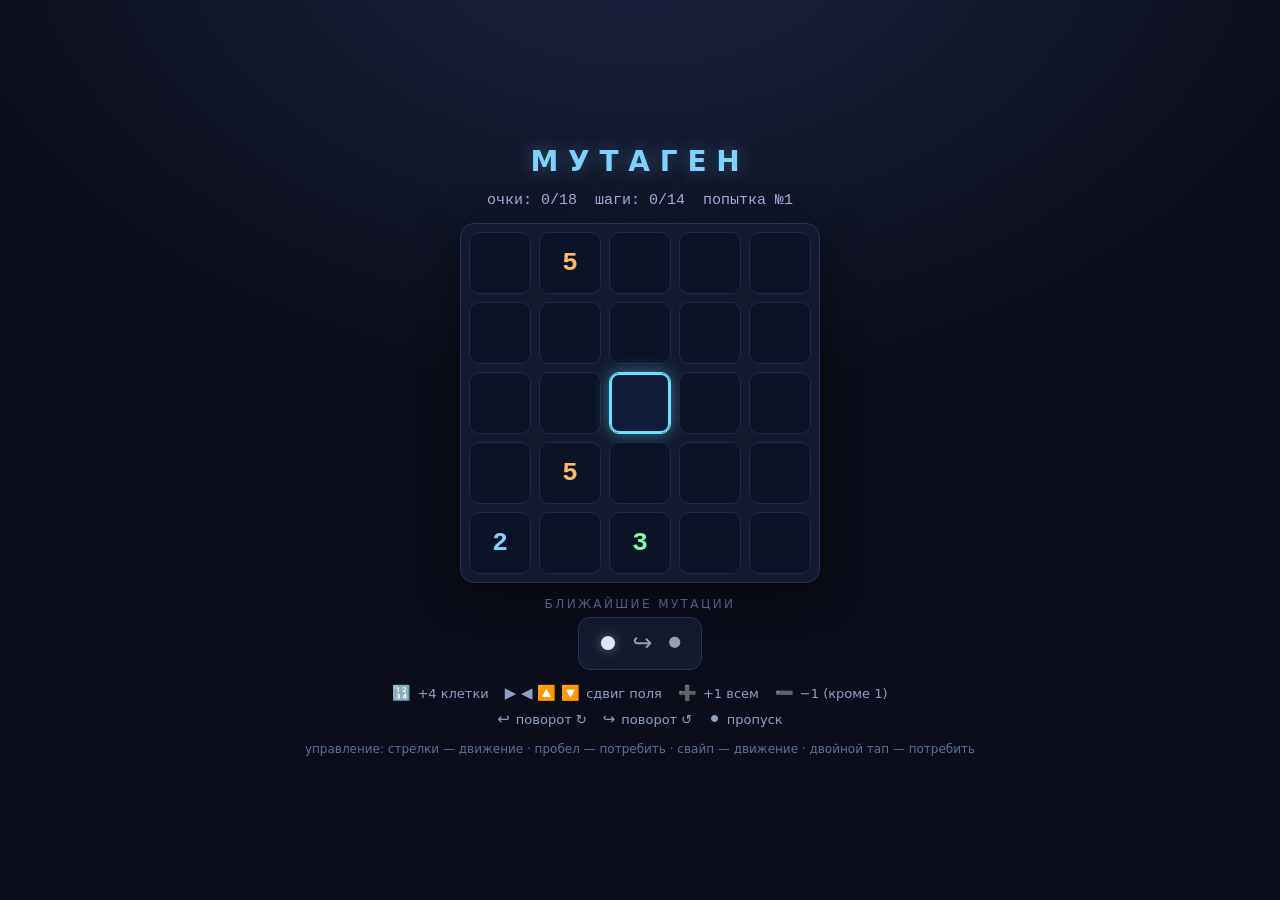
<file: mutation-game/index.html>
<!DOCTYPE html>
<html lang="ru">
<head>
  <meta charset="utf-8">
  <meta name="viewport" content="width=device-width, initial-scale=1">
  <title>Мутаген — игра на память мутаций</title>
  <link rel="icon" href="data:image/svg+xml,<svg xmlns='http://www.w3.org/2000/svg' viewBox='0 0 100 100'><text y='.9em' font-size='90'>🔢</text></svg>">
  <link rel="stylesheet" href="style.css">
</head>
<body>
  <main class="wrap">
    <h1 class="title">МУТАГЕН</h1>

    <div class="stats">
      <span id="score" class="stat">очки: 0/0</span>
      <span id="steps" class="stat">шаги: 0/0</span>
      <span id="attempt" class="stat">попытка №1</span>
    </div>

    <div id="board" class="board" aria-label="Игровое поле 5 на 5"></div>

    <div class="upcoming-wrap">
      <div class="upcoming-label">ближайшие мутации</div>
      <div id="upcoming" class="upcoming"></div>
    </div>

    <div class="legend">
      <span><i>🔢</i>+4 клетки</span>
      <span><i>▶ ◀ 🔼 🔽</i>сдвиг поля</span>
      <span><i>➕</i>+1 всем</span>
      <span><i>➖</i>−1 (кроме 1)</span>
      <span><i>↩</i>поворот ↻</span>
      <span><i>↪</i>поворот ↺</span>
      <span><i>⚫</i>пропуск</span>
    </div>
    <div class="hint">управление: стрелки — движение · пробел — потребить · свайп — движение · двойной тап — потребить</div>

    <div id="overlay" class="overlay hidden">
      <div class="panel">
        <h2 id="ovTitle"></h2>
        <p id="ovText"></p>
        <button id="ovBtn" class="hidden">НОВАЯ ИГРА</button>
      </div>
    </div>
  </main>

  <script src="js/constants.js"></script>
  <script src="js/mutations.js"></script>
  <script src="js/sequence.js"></script>
  <script src="js/solver.js"></script>
  <script src="js/main.js"></script>
</body>
</html>
</file>
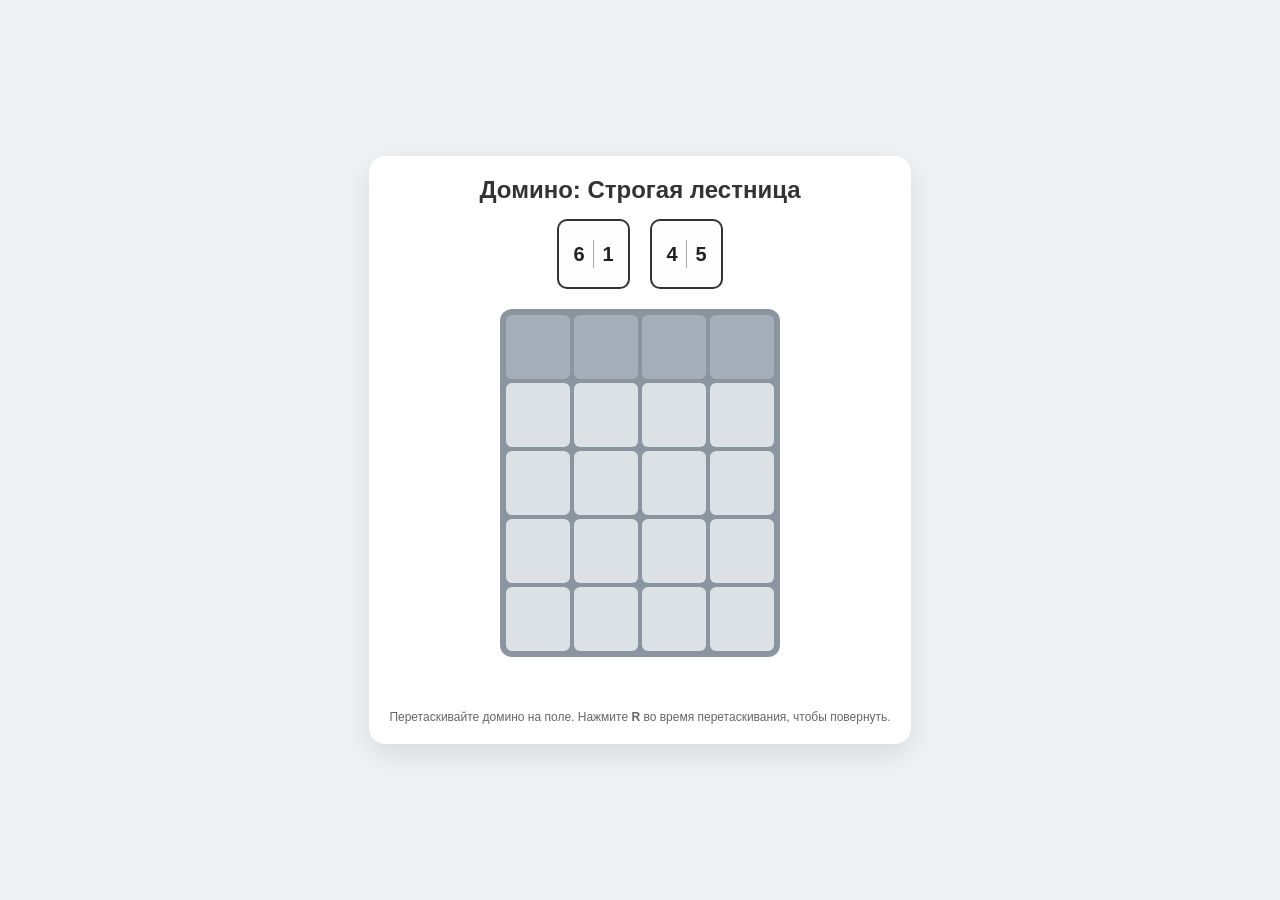
<file: domino-ladder-index.html>
<!DOCTYPE html>
<html lang="ru">
<head>
  <meta charset="UTF-8">
  <meta name="viewport" content="width=device-width, initial-scale=1.0">
  <title>Домино: Строгая лестница</title>
  <style>
    body {
      font-family: 'Segoe UI', Tahoma, Geneva, Verdana, sans-serif;
      display: flex; justify-content: center; align-items: center;
      min-height: 100vh; margin: 0; background: #eef2f5; user-select: none;
    }
    #game-container {
      background: #fff; padding: 20px; border-radius: 16px;
      box-shadow: 0 10px 30px rgba(0,0,0,0.1); text-align: center;
    }
    h2 { margin: 0 0 15px; color: #333; }
    #pool {
      display: flex; justify-content: center; gap: 20px; margin-bottom: 20px; min-height: 70px;
    }
    .domino {
      background: #fdfdfd; border: 2px solid #333; border-radius: 10px;
      padding: 6px; cursor: grab; display: inline-flex; align-items: center; justify-content: center;
      transition: transform 0.1s, box-shadow 0.1s;
    }
    .domino:hover { box-shadow: 0 4px 12px rgba(0,0,0,0.15); transform: scale(1.05); }
    .domino.h { flex-direction: row; }
    .domino.v { flex-direction: column; }
    .domino .half {
      width: 28px; height: 28px; display: flex; align-items: center; justify-content: center;
      font-size: 20px; font-weight: bold; color: #222;
    }
    .domino.h .half:first-child { border-right: 1px solid #aaa; }
    .domino.v .half:first-child { border-bottom: 1px solid #aaa; }
    
    #board {
      display: inline-grid; grid-template-columns: repeat(4, 64px); grid-template-rows: repeat(5, 64px);
      gap: 4px; background: #8a95a0; padding: 6px; border-radius: 12px; margin-bottom: 15px;
    }
    .cell {
      background: #dce1e6; border-radius: 6px; display: flex; align-items: center; justify-content: center;
      font-size: 26px; font-weight: bold; color: #1a1a1a; position: relative;
    }
    .cell.semi { background: #b8c2cc; opacity: 0.6; }
    .cell.filled { background: #fff; box-shadow: inset 0 0 8px rgba(0,0,0,0.08); }
    .cell.valid-target { background: #a3e4a3; }
    
    #ghost {
      position: fixed; pointer-events: none; z-index: 1000; opacity: 0.85;
      background: #fff; border: 2px dashed #444; border-radius: 10px; padding: 6px;
      display: none; align-items: center; justify-content: center;
    }
    
    #message {
      font-size: 18px; font-weight: bold; min-height: 28px; margin-bottom: 10px;
    }
    .win { color: #2e7d32; }
    .lose { color: #c62828; }
    
    #restart {
      padding: 10px 24px; font-size: 16px; background: #3f51b5; color: #fff;
      border: none; border-radius: 6px; cursor: pointer; display: none;
    }
    #restart:hover { background: #303f9f; }
    
    .hint { font-size: 12px; color: #666; margin-top: 8px; }

    /* Кросс-промо: алёрт после 3 побед */
    #promo-overlay {
      position: fixed; inset: 0; background: rgba(25, 32, 55, 0.6);
      display: none; align-items: center; justify-content: center; z-index: 2000;
    }
    #promo-overlay.show { display: flex; }
    #promo-modal {
      background: #fff; border-radius: 16px; padding: 26px 24px; max-width: 350px;
      width: calc(100% - 40px); text-align: center; box-shadow: 0 20px 50px rgba(0,0,0,0.35);
      animation: promoPop 0.25s ease;
    }
    @keyframes promoPop {
      from { transform: scale(0.85); opacity: 0; }
      to { transform: scale(1); opacity: 1; }
    }
    #promo-modal h3 { margin: 0 0 10px; color: #333; font-size: 21px; }
    #promo-modal p { margin: 0 0 18px; color: #555; font-size: 15px; line-height: 1.5; }
    .promo-btns { display: flex; gap: 10px; justify-content: center; flex-wrap: wrap; }
    #promo-play {
      padding: 10px 22px; font-size: 16px; background: #3f51b5; color: #fff;
      border: none; border-radius: 6px; cursor: pointer;
    }
    #promo-play:hover { background: #303f9f; }
    #promo-later {
      padding: 10px 22px; font-size: 16px; background: #eceff1; color: #455a64;
      border: none; border-radius: 6px; cursor: pointer;
    }
    #promo-later:hover { background: #cfd8dc; }
  </style>
</head>
<body>

<div id="game-container">
  <h2>Домино: Строгая лестница</h2>
  <div id="pool"></div>
  <div id="board"></div>
  <div id="message"></div>
  <button id="restart">Новая игра</button>
  <div class="hint">Перетаскивайте домино на поле. Нажмите <b>R</b> во время перетаскивания, чтобы повернуть.</div>
</div>

<div id="ghost"></div>

<!-- Кросс-промо: алёрт после 3 побед с предложением сыграть в TRUBA -->
<div id="promo-overlay">
  <div id="promo-modal">
    <h3>🚰 Заряжены на победу!</h3>
    <p>Вы уже победили <b>3 раза</b> — отличный результат! Самое время попробовать нашу другую игру — <b>TRUBA</b> 🚰</p>
    <div class="promo-btns">
      <button id="promo-play">Играть в TRUBA</button>
      <button id="promo-later">Позже</button>
    </div>
  </div>
</div>

<script>
  const grid = Array.from({ length: 5 }, () => Array(4).fill(0));
  let pool = [];
  let gameOver = false;
  let drag = { active: false, idx: -1, v1: 0, v2: 0, orient: 0, ghostEl: null, hoverR: -1, hoverC: -1 };

  const boardEl = document.getElementById('board');
  const poolEl = document.getElementById('pool');
  const msgEl = document.getElementById('message');
  const restartBtn = document.getElementById('restart');
  const ghostEl = document.getElementById('ghost');

  function rand() { return Math.floor(Math.random() * 6) + 1; }
  function genDomino() { let a, b; do { a = rand(); b = rand(); } while (a === b); return { v1: a, v2: b }; }
  function genDominoConstrained(otherDomino) {
    if (!otherDomino) return genDomino();
    const minY = Math.min(otherDomino.v1, otherDomino.v2);
    const maxY = Math.max(otherDomino.v1, otherDomino.v2);
    let a, b;
    do {
      a = rand(); b = rand();
    } while (a === b || (a <= minY && b <= minY) || (a >= maxY && b >= maxY));
    return { v1: a, v2: b };
  }

  function init() {
    gameOver = false;
    msgEl.textContent = '';
    msgEl.className = '';
    restartBtn.style.display = 'none';
    
    // Очистка сетки
    for (let r = 0; r < 5; r++) for (let c = 0; c < 4; c++) grid[r][c] = 0;
    
    const first = genDomino();
    const second = genDominoConstrained(first);
    pool = [first, second];
    renderBoard();
    renderPool();
  }

  function renderBoard() {
    boardEl.innerHTML = '';
    for (let r = 0; r < 5; r++) {
      for (let c = 0; c < 4; c++) {
        const cell = document.createElement('div');
        cell.className = 'cell';
        cell.dataset.r = r;
        cell.dataset.c = c;
        if (r === 0) cell.classList.add('semi');
        if (grid[r][c] > 0) {
          cell.textContent = grid[r][c];
          cell.classList.add('filled');
        }
        boardEl.appendChild(cell);
      }
    }
  }

  function renderPool() {
    poolEl.innerHTML = '';
    pool.forEach((d, i) => {
      if (!d) return;
      const el = document.createElement('div');
      el.className = `domino h`;
      el.dataset.idx = i;
      el.innerHTML = `<div class="half">${d.v1}</div><div class="half">${d.v2}</div>`;
      el.addEventListener('mousedown', (e) => startDrag(e, i, d));
      poolEl.appendChild(el);
    });
  }

  function startDrag(e, idx, d) {
    if (gameOver) return;
    e.preventDefault();
    drag.active = true;
    drag.idx = idx;
    drag.v1 = d.v1;
    drag.v2 = d.v2;
    drag.orient = 0;
    
    // Создаём призрак
    ghostEl.innerHTML = `<div class="half">${d.v1}</div><div class="half">${d.v2}</div>`;
    ghostEl.style.display = 'flex';
    ghostEl.className = 'domino h';
    moveGhost(e);
  }

  function moveGhost(e) {
    if (!drag.active) return;
    ghostEl.style.left = (e.clientX - 30) + 'px';
    ghostEl.style.top = (e.clientY - 30) + 'px';
    
    const rect = boardEl.getBoundingClientRect();
    const cellSize = 68; // 64 + 4 gap
    const col = Math.floor((e.clientX - rect.left) / cellSize);
    const row = Math.floor((e.clientY - rect.top) / cellSize);
    
    drag.hoverC = Math.max(0, Math.min(3, col));
    drag.hoverR = Math.max(0, Math.min(4, row));
    
    updateHighlight();
  }

  function updateHighlight() {
    document.querySelectorAll('.cell').forEach(c => c.classList.remove('valid-target'));
    if (!drag.active || drag.hoverR === -1) return;
    
    const fp = getFootprint(drag.v1, drag.v2, drag.orient, drag.hoverR, drag.hoverC);
    if (!fp) return;
    
    if (canPlace(fp, grid)) {
      fp.forEach(([r, c]) => {
        const cell = boardEl.querySelector(`.cell[data-r="${r}"][data-c="${c}"]`);
        if (cell) cell.classList.add('valid-target');
      });
    }
  }

  function getFootprint(v1, v2, orient, r, c) {
    // orient: 0=horizontal(v1,v2), 1=vertical(v1,v2), 2=horizontal(v2,v1), 3=vertical(v2,v1)
    const isH = (orient === 0 || orient === 2);
    const swapped = (orient === 2 || orient === 3);
    const a = swapped ? v2 : v1;
    const b = swapped ? v1 : v2;
    if (isH) {
      if (c + 1 >= 4) return null;
      return [[r, c, a], [r, c + 1, b]];
    } else {
      if (r + 1 >= 5) return null;
      return [[r, c, a], [r + 1, c, b]];
    }
  }

  function canPlace(footprint, currentGrid) {
    // 1. Клетки должны быть свободны
    for (const [r, c] of footprint) {
      if (currentGrid[r][c] !== 0) return false;
    }
    
    // 2. Гравитация (опора на пол или другую плитку)
    for (const [r, c] of footprint) {
      if (r < 4) {
        const supportedByGrid = currentGrid[r + 1][c] !== 0;
        const supportedBySelf = footprint.some(([rr, cc]) => rr === r + 1 && cc === c);
        if (!supportedByGrid && !supportedBySelf) return false;
      }
    }
    
    // 3. Правило строгого возрастания по столбцам
    const tempGrid = currentGrid.map(row => [...row]);
    for (const [r, c, v] of footprint) tempGrid[r][c] = v;
    
    for (let c = 0; c < 4; c++) {
      const vals = [];
      for (let r = 4; r >= 0; r--) {
        if (tempGrid[r][c] !== 0) vals.push(tempGrid[r][c]);
      }
      for (let i = 0; i < vals.length - 1; i++) {
        if (vals[i] > vals[i + 1]) return false; // по возрастанию (дубли разрешены)
      }
    }
    return true;
  }

  function placeDomino() {
    const fp = getFootprint(drag.v1, drag.v2, drag.orient, drag.hoverR, drag.hoverC);
    if (!fp || !canPlace(fp, grid)) return;
    
    // Ставим
    for (const [r, c, v] of fp) grid[r][c] = v;
    
    // Замена использованной плитки на новую (с ограничением относительно другой плитки в пуле)
    const otherDomino = pool.find((d, i) => i !== drag.idx && d);
    pool[drag.idx] = genDominoConstrained(otherDomino);
    
    renderBoard();
    renderPool();
    stopDrag();
    
    // Проверка победы
    if (checkWin()) {
      gameOver = true;
      msgEl.textContent = '🎉 Победа! Столб собран.';
      msgEl.className = 'win';
      restartBtn.style.display = 'inline-block';
      trackWinAndMaybePromo();
      return;
    }
    
    // Проверка проигрыша
    if (checkLose()) {
      gameOver = true;
      msgEl.textContent = '💔 Ходов больше нет. Проигрыш.';
      msgEl.className = 'lose';
      restartBtn.style.display = 'inline-block';
    }
  }

  function checkWin() {
    for (let c = 0; c < 4; c++) {
      let count = 0;
      for (let r = 0; r < 5; r++) if (grid[r][c] !== 0) count++;
      if (count >= 4) return true;
    }
    return false;
  }

  function checkLose() {
    for (const d of pool) {
      if (!d) continue;
      for (let r = 0; r < 5; r++) {
        for (let c = 0; c < 4; c++) {
          for (let orient = 0; orient < 4; orient++) {
            const fp = getFootprint(d.v1, d.v2, orient, r, c);
            if (fp && canPlace(fp, grid)) return false;
          }
        }
      }
    }
    return true;
  }

  function stopDrag() {
    drag.active = false;
    drag.ghostEl = null;
    ghostEl.style.display = 'none';
    document.querySelectorAll('.cell').forEach(c => c.classList.remove('valid-target'));
  }

  // События
  document.addEventListener('mousemove', (e) => {
    if (!drag.active) return;
    moveGhost(e);
    updateGhostClass();
  });

  document.addEventListener('mouseup', (e) => {
    if (!drag.active) return;
    placeDomino();
    stopDrag();
  });

  document.addEventListener('keydown', (e) => {
    if (e.key.toLowerCase() === 'r' && drag.active) {
      drag.orient = (drag.orient + 1) % 4;
      updateGhostClass();
    }
  });

  function updateGhostClass() {
    const isH = (drag.orient === 0 || drag.orient === 2);
    const swapped = (drag.orient === 2 || drag.orient === 3);
    const a = swapped ? drag.v2 : drag.v1;
    const b = swapped ? drag.v1 : drag.v2;
    ghostEl.className = `domino ${isH ? 'h' : 'v'}`;
    ghostEl.innerHTML = `<div class="half">${a}</div><div class="half">${b}</div>`;
    updateHighlight();
  }

  restartBtn.addEventListener('click', init);

  // ===== Кросс-промо: после 3 побед предлагаем TRUBA =====
  const PROMO_URL = 'https://prikalel.gitlab.io/truba-build/';
  const PROMO_WINS_NEEDED = 3;

  // Vuplex mode: no cross-promo
  function inVuplex() {
    return typeof window.vuplex !== 'undefined' && window.vuplex !== null;
  }

  function trackWinAndMaybePromo() {
    if (inVuplex()) return; // Vuplex mode: no cross-promo
    let wins = (parseInt(localStorage.getItem('dominoLadderWins'), 10) || 0) + 1;
    localStorage.setItem('dominoLadderWins', String(wins));
    if (wins === PROMO_WINS_NEEDED && !localStorage.getItem('dominoLadderTrubaPromoShown')) {
      localStorage.setItem('dominoLadderTrubaPromoShown', '1');
      setTimeout(() => document.getElementById('promo-overlay').classList.add('show'), 1200);
    }
  }

  document.getElementById('promo-play').addEventListener('click', () => {
    window.open(PROMO_URL, '_blank', 'noopener');
    document.getElementById('promo-overlay').classList.remove('show');
  });
  document.getElementById('promo-later').addEventListener('click', () => {
    document.getElementById('promo-overlay').classList.remove('show');
  });

  // Запуск
  init();
</script>

</body>
</html>
</file>
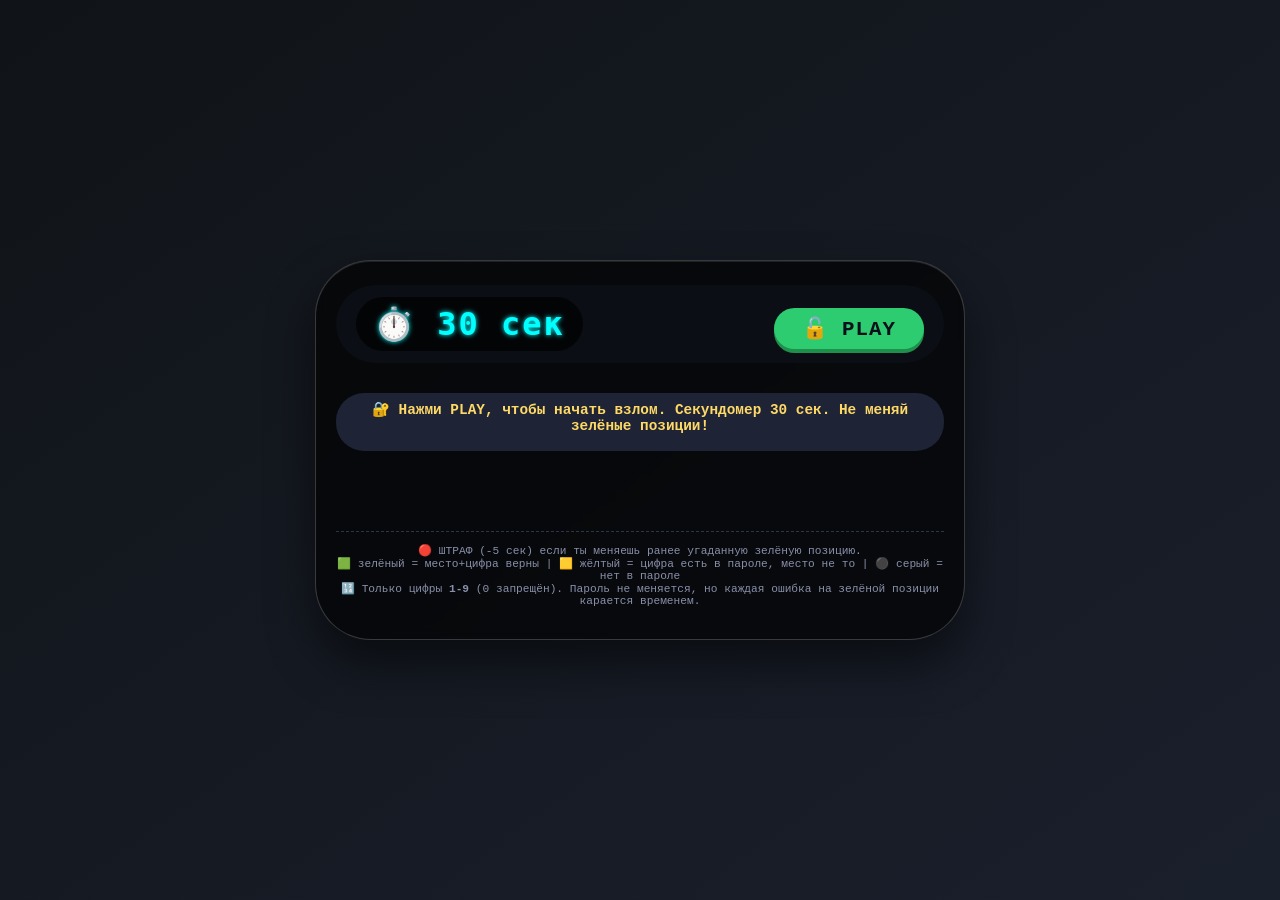
<file: password-game-index.html>
<!DOCTYPE html>
<html lang="ru">
<head>
    <meta charset="UTF-8">
    <meta name="viewport" content="width=device-width, initial-scale=1.0, user-scalable=no">
    <title>Кодовая брешь: мутирующий пароль</title>
    <style>
        * {
            box-sizing: border-box;
            user-select: none;
        }

        body {
            background: linear-gradient(145deg, #101418 0%, #1a1f2c 100%);
            min-height: 100vh;
            display: flex;
            justify-content: center;
            align-items: center;
            font-family: 'Segoe UI', 'Courier New', monospace;
            margin: 0;
            padding: 20px;
        }

        .game-container {
            background: rgba(0, 0, 0, 0.65);
            backdrop-filter: blur(4px);
            border-radius: 56px;
            padding: 24px 20px 32px 20px;
            box-shadow: 0 25px 45px rgba(0, 0, 0, 0.5), inset 0 1px 0 rgba(255,255,255,0.1);
            border: 1px solid rgba(255,255,255,0.2);
            width: 100%;
            max-width: 650px;
            transition: all 0.2s ease;
        }

        .header {
            display: flex;
            justify-content: space-between;
            align-items: baseline;
            flex-wrap: wrap;
            gap: 15px;
            margin-bottom: 30px;
            background: #0b0e14;
            padding: 12px 20px;
            border-radius: 60px;
        }

        .timer-box {
            background: #000000aa;
            padding: 8px 18px;
            border-radius: 40px;
            font-weight: bold;
            font-size: 2rem;
            font-family: monospace;
            letter-spacing: 2px;
            color: #0ff;
            text-shadow: 0 0 5px #0ff;
            backdrop-filter: blur(2px);
        }

        .play-btn {
            background: #2ecc71;
            border: none;
            font-size: 1.3rem;
            font-weight: bold;
            padding: 8px 28px;
            border-radius: 60px;
            cursor: pointer;
            font-family: inherit;
            color: #0a0f1a;
            transition: 0.2s;
            box-shadow: 0 4px 0 #1f8f4c;
            letter-spacing: 1px;
        }

        .play-btn:active {
            transform: translateY(2px);
            box-shadow: 0 1px 0 #1f8f4c;
        }

        .message-area {
            background: #1e2436;
            margin-top: 15px;
            margin-bottom: 20px;
            border-radius: 28px;
            padding: 8px 16px;
            font-size: 0.9rem;
            text-align: center;
            color: #ffd966;
            font-weight: bold;
            min-height: 58px;
            word-break: break-word;
        }

        .history-container {
            display: flex;
            flex-direction: column;
            align-items: center;
            margin-bottom: 25px;
            padding: 5px 5px 10px 5px;
        }

        .attempt-row {
            display: flex;
            justify-content: center;
            gap: 12px;
            flex-wrap: wrap;
            animation: fadeSlide 0.2s ease;
        }

        .current-row {
            display: flex;
            justify-content: center;
            gap: 12px;
            margin-top: 8px;
            margin-bottom: 12px;
        }

        .cell {
            width: 62px;
            height: 62px;
            background: #2a2f3f;
            border-radius: 18px;
            display: flex;
            align-items: center;
            justify-content: center;
            font-size: 1.9rem;
            font-weight: 800;
            font-family: monospace;
            transition: 0.1s linear;
            box-shadow: inset 0 2px 4px rgba(0,0,0,0.4), 0 2px 3px rgba(255,255,255,0.05);
            color: white;
        }

        .current-cell {
            background: #1e2335;
            border: 2px solid #4f5b8a;
        }

        .current-cell input {
            width: 100%;
            height: 100%;
            text-align: center;
            font-size: 2rem;
            font-weight: bold;
            background: transparent;
            border: none;
            outline: none;
            color: #f0f3ff;
            font-family: monospace;
            caret-color: #2ecc71;
            border-radius: 18px;
        }

        .current-cell input:focus {
            background: #2a3150;
            outline: 2px solid #6c8eff;
        }

        .cell-green {
            background: #2b8c4a;
            box-shadow: 0 0 8px #2ecc71;
        }
        .cell-yellow {
            background: #d4af37;
            color: #1e1a0c;
            box-shadow: 0 0 6px #ffd966;
        }
        .cell-gray {
            background: #4a4f62;
            color: #cdd1e6;
        }
        .cell-red {
            background: #b13b3b;
            color: #ffc9c9;
            box-shadow: 0 0 6px #ff6b6b;
            text-decoration: line-through;
            text-decoration-thickness: 2px;
            text-decoration-color: #ffaeae;
        }

        @keyframes fadeSlide {
            from {
                opacity: 0;
                transform: translateY(-8px);
            }
            to {
                opacity: 1;
                transform: translateY(0);
            }
        }

        .footer-note {
            font-size: 0.7rem;
            text-align: center;
            color: #898fa8;
            margin-top: 20px;
            border-top: 1px dashed #2e354b;
            padding-top: 12px;
        }

        input::-webkit-outer-spin-button,
        input::-webkit-inner-spin-button {
            -webkit-appearance: none;
            margin: 0;
        }
        input[type=number] {
            -moz-appearance: textfield;
        }

        @media (max-width: 500px) {
            .cell {
                width: 52px;
                height: 52px;
                font-size: 1.5rem;
            }
            .current-cell input {
                font-size: 1.6rem;
            }
            .timer-box {
                font-size: 1.5rem;
                padding: 4px 14px;
            }
        }

        /* Кросс-промо: алёрт после 3 побед */
        #promo-overlay {
            position: fixed;
            inset: 0;
            background: rgba(5, 8, 14, 0.8);
            display: none;
            align-items: center;
            justify-content: center;
            z-index: 2000;
        }
        #promo-overlay.show { display: flex; }
        #promo-modal {
            background: #131a26;
            border: 1px solid rgba(255, 255, 255, 0.2);
            border-radius: 28px;
            padding: 28px 24px;
            max-width: 360px;
            width: calc(100% - 40px);
            text-align: center;
            box-shadow: 0 25px 45px rgba(0, 0, 0, 0.6), inset 0 1px 0 rgba(255,255,255,0.1);
            animation: promoPop 0.25s ease;
        }
        @keyframes promoPop {
            from { transform: scale(0.85); opacity: 0; }
            to { transform: scale(1); opacity: 1; }
        }
        #promo-modal h3 {
            margin: 0 0 12px;
            color: #ffd966;
            font-size: 1.3rem;
        }
        #promo-modal p {
            margin: 0 0 18px;
            color: #c6cfe0;
            font-size: 0.95rem;
            line-height: 1.5;
        }
        .promo-btns {
            display: flex;
            gap: 10px;
            justify-content: center;
            flex-wrap: wrap;
        }
        .promo-play-btn {
            background: #2ecc71;
            border: none;
            font-size: 1.1rem;
            font-weight: bold;
            padding: 10px 24px;
            border-radius: 60px;
            cursor: pointer;
            font-family: inherit;
            color: #0a0f1a;
            box-shadow: 0 4px 0 #1f8f4c;
            letter-spacing: 1px;
        }
        .promo-play-btn:active { transform: translateY(2px); box-shadow: 0 1px 0 #1f8f4c; }
        .promo-later-btn {
            background: #2a3150;
            border: 1px solid #4f5b8a;
            font-size: 1.1rem;
            padding: 10px 24px;
            border-radius: 60px;
            cursor: pointer;
            font-family: inherit;
            color: #cdd1e6;
        }
        .promo-later-btn:hover { background: #38406b; }
    </style>
</head>
<body>
<div class="game-container">
    <div class="header">
        <div class="timer-box">⏱️ <span id="timerDisplay">30</span> сек</div>
        <button class="play-btn" id="playButton">🔓 PLAY</button>
    </div>
    <div id="messageBox" class="message-area">⚡ Нажми PLAY, чтобы начать взлом кода</div>

    <!-- Только последняя попытка -->
    <div id="historyContainer" class="history-container"></div>
    <div id="currentRowContainer" class="current-row"></div>

    <div class="footer-note">
        🔴 ШТРАФ (‑5 сек) если ты меняешь ранее угаданную зелёную позицию.<br>
        🟩 зелёный = место+цифра верны | 🟨 жёлтый = цифра есть в пароле, место не то | ⚫ серый = нет в пароле<br>
        🔢 Только цифры <strong>1-9</strong> (0 запрещён). Пароль не меняется, но каждая ошибка на зелёной позиции карается временем.
    </div>
</div>

<!-- Кросс-промо: алёрт после 3 побед с предложением сыграть в JUST GET IN -->
<div id="promo-overlay">
    <div id="promo-modal">
        <h3>🧹 Взлом продолжается!</h3>
        <p>Ты уже взломал код <b>3 раза</b> — серьёзный навык! Проверь себя в нашей другой игре — <b>JUST GET IN</b> 🧹</p>
        <div class="promo-btns">
            <button id="promoPlayBtn" class="promo-play-btn">Играть в JUST GET IN</button>
            <button id="promoLaterBtn" class="promo-later-btn">Позже</button>
        </div>
    </div>
</div>

<script>
    // ---------- ГЛОБАЛЬНЫЕ ПЕРЕМЕННЫЕ ----------
    let secretPassword = [];            // исходный пароль (никогда не меняется)
    let gameActive = false;
    let timeLeft = 30;
    let timerInterval = null;
    let currentAttemptRow = null;
    let isProcessing = false;

    // Храним последнюю попытку и её стандартную оценку (без красных)
    // Нужно для определения "зелёных якорей" в следующем ходу
    let lastAttempt = {
        guess: null,   // массив цифр (строки)
        colors: null   // массив цветов по стандартной логике (green/yellow/gray)
    };

    // DOM элементы
    const historyDiv = document.getElementById('historyContainer');
    const currentRowContainer = document.getElementById('currentRowContainer');
    const timerDisplaySpan = document.getElementById('timerDisplay');
    const messageBox = document.getElementById('messageBox');
    const playBtn = document.getElementById('playButton');

    // ---------- ВСПОМОГАТЕЛЬНЫЕ ФУНКЦИИ ----------
    function scrollToBottom() {
        // Не требуется, история всего одна строка, но оставим на всякий случай
        if (historyDiv) {
            historyDiv.scrollTop = historyDiv.scrollHeight;
        }
    }

    // Генерация уникального пароля из 5 разных цифр 1-9 (без 0)
    function generateUniquePassword() {
        const digits = ['1','2','3','4','5','6','7','8','9'];
        for (let i = digits.length - 1; i > 0; i--) {
            const j = Math.floor(Math.random() * (i + 1));
            [digits[i], digits[j]] = [digits[j], digits[i]];
        }
        return digits.slice(0,5);
    }

    // Стандартная оценка (зелёный/жёлтый/серый) на основе текущего пароля (неизменного)
    function evaluateGuessStandard(guessArr, secretArr) {
        const result = new Array(5).fill('gray');
        const usedSecret = new Array(5).fill(false);
        
        // точные совпадения (зелёный)
        for (let i = 0; i < 5; i++) {
            if (guessArr[i] === secretArr[i]) {
                result[i] = 'green';
                usedSecret[i] = true;
            }
        }
        // жёлтые (цифра есть, но не на своём месте)
        for (let i = 0; i < 5; i++) {
            if (result[i] === 'green') continue;
            const digit = guessArr[i];
            for (let j = 0; j < 5; j++) {
                if (!usedSecret[j] && secretArr[j] === digit) {
                    result[i] = 'yellow';
                    usedSecret[j] = true;
                    break;
                }
            }
        }
        return result;
    }

    // Добавление попытки в историю (только последняя, всегда заменяет предыдущую)
    function addAttemptToHistory(guessDigits, finalColors) {
        // Очищаем историю (храним только одну строку)
        historyDiv.innerHTML = '';
        const attemptDiv = document.createElement('div');
        attemptDiv.className = 'attempt-row';
        for (let i = 0; i < 5; i++) {
            const cell = document.createElement('div');
            let colorClass = '';
            if (finalColors[i] === 'green') colorClass = 'cell-green';
            else if (finalColors[i] === 'yellow') colorClass = 'cell-yellow';
            else if (finalColors[i] === 'gray') colorClass = 'cell-gray';
            else if (finalColors[i] === 'red') colorClass = 'cell-red';
            cell.className = `cell ${colorClass}`;
            cell.textContent = guessDigits[i];
            attemptDiv.appendChild(cell);
        }
        historyDiv.appendChild(attemptDiv);
        scrollToBottom();
    }

    function stopTimer() {
        if (timerInterval) {
            clearInterval(timerInterval);
            timerInterval = null;
        }
    }

    function updateTimerUI() {
        timerDisplaySpan.textContent = timeLeft;
        if (timeLeft < 0) timeLeft = 0;
        if (timeLeft <= 5 && gameActive) {
            timerDisplaySpan.style.color = '#ff6b6b';
            timerDisplaySpan.style.textShadow = '0 0 6px red';
        } else {
            timerDisplaySpan.style.color = '#0ff';
            timerDisplaySpan.style.textShadow = '0 0 5px #0ff';
        }
    }

    function endGame(win, customMessage = null) {
        if (!gameActive) return;
        gameActive = false;
        stopTimer();
        
        if (win) {
            messageBox.innerHTML = '🎉 ПОБЕДА! КОД ВЗЛОМАН! 🎉<br> Нажми PLAY для новой игры.';
            messageBox.style.background = '#1f4829';
            messageBox.style.color = '#c6ffb3';
            postVuplexWin('password', Math.max(0, timeLeft)); // vuplex: new_score = оставшиеся секунды (30 − потрачено)
            trackWinAndMaybePromo();
        } else {
            const revealed = secretPassword.join('');
            messageBox.innerHTML = `💀 ВРЕМЯ ИСТЕКЛО / ПРОИГРЫШ 💀<br>🎯 ЗАГАДАННЫЙ ПАРОЛЬ: <strong style="font-size:1.4rem;">${revealed}</strong><br>Нажми PLAY для новой игры.`;
            messageBox.style.background = '#4a1e2c';
            messageBox.style.color = '#ffbe9f';
        }
        if (customMessage) messageBox.innerHTML = customMessage;
        
        // Блокируем текущую строку ввода
        if (currentAttemptRow) {
            const inputs = currentAttemptRow.querySelectorAll('input');
            inputs.forEach(inp => {
                inp.disabled = true;
                inp.style.opacity = '0.5';
            });
        }
        // Сбрасываем lastAttempt, чтобы не влиять на новую игру
        lastAttempt = { guess: null, colors: null };
    }

    function startTimer() {
        if (timerInterval) stopTimer();
        timerInterval = setInterval(() => {
            if (!gameActive) return;
            if (timeLeft <= 0) {
                if (gameActive) endGame(false);
                stopTimer();
            } else {
                timeLeft--;
                updateTimerUI();
                if (timeLeft === 0 && gameActive) endGame(false);
            }
        }, 1000);
    }

    // Обработка введённой попытки (основная логика)
    function submitCurrentAttempt() {
        if (!gameActive || isProcessing) return;
        if (!currentAttemptRow) return;
        
        const inputs = currentAttemptRow.querySelectorAll('input');
        let guess = [];
        let allFilled = true;
        for (let i = 0; i < inputs.length; i++) {
            const val = inputs[i].value;
            if (!val || val.length === 0 || !/^[1-9]$/.test(val)) {
                allFilled = false;
                break;
            }
            guess.push(val);
        }
        if (!allFilled || guess.length !== 5) return;

        isProcessing = true;
        
        // 1) Стандартная оценка на основе НЕИЗМЕННОГО пароля
        let standardColors = evaluateGuessStandard(guess, secretPassword);
        
        // 2) Определяем красные позиции (нарушение зелёных якорей из предыдущей попытки)
        const redPositions = [];
        if (lastAttempt.guess && lastAttempt.colors) {
            for (let i = 0; i < 5; i++) {
                // если в предыдущей попытке на этой позиции БЫЛ ЗЕЛЁНЫЙ
                if (lastAttempt.colors[i] === 'green') {
                    // и в текущей попытке игрок поставил ДРУГУЮ цифру (не ту, что была зелёной)
                    // важное уточнение: именно сравниваем с цифрой из предыдущей попытки (которая была зелёной)
                    if (guess[i] !== lastAttempt.guess[i]) {
                        redPositions.push(i);
                    }
                }
            }
        }
        
        // Применяем красный цвет для нарушителей (переопределяем цвет для отображения)
        const finalColors = [...standardColors];
        for (let pos of redPositions) {
            finalColors[pos] = 'red';
        }
        
        // 3) Проверка победы: все позиции зелёные по СТАНДАРТНОЙ оценке (т.е. код угадан)
        const isExactWin = standardColors.every(c => c === 'green');
        
        // 4) Штраф за красные позиции: -5 секунд за каждую
        let penaltySeconds = redPositions.length * 5;
        if (penaltySeconds > 0) {
            const oldTime = timeLeft;
            timeLeft = Math.max(0, timeLeft - penaltySeconds);
            updateTimerUI();
            messageBox.innerHTML = `🔴 ШТРАФ: -${penaltySeconds} сек (смена угаданной позиции) | осталось ${timeLeft} сек`;
            setTimeout(() => {
                if (gameActive && messageBox.innerHTML.includes('ШТРАФ')) {
                    messageBox.innerHTML = '⚠️ Не меняй зелёные цифры, иначе штраф!';
                }
            }, 2000);
            
            if (timeLeft <= 0) {
                endGame(false);
                isProcessing = false;
                return;
            }
        } else {
            messageBox.innerHTML = '✅ Попытка принята. Анализируем...';
            setTimeout(() => {
                if (gameActive && messageBox.innerHTML === '✅ Попытка принята. Анализируем...') 
                    messageBox.innerHTML = '🔎 Вводи следующий код!';
            }, 800);
        }
        
        // 5) Пароль НЕ МЕНЯЕТСЯ (никакой мутации). Оставляем secretPassword как есть.
        
        // 6) Добавляем попытку в историю (с учётом красного цвета)
        addAttemptToHistory(guess, finalColors);
        
        // 7) Если победа
        if (isExactWin) {
            endGame(true);
            isProcessing = false;
            return;
        }
        
        // 8) Сохраняем текущую попытку как последнюю для следующего шага (используем СТАНДАРТНЫЕ цвета, без красных)
        //    Потому что красные — это лишь индикатор ошибки, но для будущих якорей важны именно зелёные позиции,
        //    которые определены стандартной логикой.
        lastAttempt = {
            guess: [...guess],
            colors: [...standardColors]   // запоминаем стандартную оценку (зелёные остаются зелёными)
        };
        
        // 9) Создаём новую строку ввода
        if (currentAttemptRow) currentAttemptRow.remove();
        createNewEditableRow();
        
        isProcessing = false;
    }

    // Создание новой редактируемой строки (только цифры 1-9, авто-переход)
    function createNewEditableRow() {
        if (!gameActive) return;
        if (currentAttemptRow) currentAttemptRow.remove();
        
        const rowDiv = document.createElement('div');
        rowDiv.className = 'current-row';
        const inputs = [];
        
        for (let i = 0; i < 5; i++) {
            const cellDiv = document.createElement('div');
            cellDiv.className = 'cell current-cell';
            const input = document.createElement('input');
            input.type = 'text';
            input.inputMode = 'numeric';
            input.maxLength = 1;
            input.setAttribute('data-index', i);
            
            input.style.textAlign = 'center';
            input.style.fontSize = 'inherit';
            input.style.fontWeight = 'bold';
            
            // Обработка ввода: только 1-9
            input.addEventListener('input', (e) => {
                if (!gameActive) return;
                let val = e.target.value;
                const filtered = val.replace(/[^1-9]/g, '');
                if (filtered !== val) e.target.value = filtered;
                if (filtered.length > 1) e.target.value = filtered.slice(-1);
                const finalVal = e.target.value;
                if (finalVal && /^[1-9]$/.test(finalVal)) {
                    const nextInput = inputs[i+1];
                    if (nextInput) {
                        nextInput.focus();
                    } else {
                        setTimeout(() => {
                            if (gameActive && !isProcessing) {
                                const allNow = inputs.every(inp => inp.value && /^[1-9]$/.test(inp.value));
                                if (allNow) submitCurrentAttempt();
                            }
                        }, 10);
                    }
                }
            });
            
            input.addEventListener('keydown', (e) => {
                if (!gameActive) return;
                if (e.key === 'Backspace') {
                    if (input.value === '') {
                        if (i > 0) {
                            const prevInput = inputs[i-1];
                            prevInput.value = '';
                            prevInput.focus();
                            e.preventDefault();
                        }
                    } else {
                        input.value = '';
                        e.preventDefault();
                    }
                }
                if (e.key === 'ArrowLeft' && i > 0) {
                    inputs[i-1].focus();
                    e.preventDefault();
                }
                if (e.key === 'ArrowRight' && i < 4) {
                    inputs[i+1].focus();
                    e.preventDefault();
                }
            });
            
            cellDiv.appendChild(input);
            rowDiv.appendChild(cellDiv);
            inputs.push(input);
        }
        
        currentRowContainer.innerHTML = '';
        currentRowContainer.appendChild(rowDiv);
        currentAttemptRow = rowDiv;
        
        if (inputs[0]) inputs[0].focus();
        scrollToBottom();
    }

    // Полная инициализация игры (по кнопке Play)
    function startNewGame() {
        if (gameActive) stopTimer();
        isProcessing = false;
        gameActive = true;
        timeLeft = 30;
        updateTimerUI();
        
        // Генерируем новый фиксированный пароль (никогда не меняется в течение игры)
        secretPassword = generateUniquePassword();
        console.log('Новый пароль (секрет):', secretPassword.join(''));
        
        // Сбрасываем последнюю попытку (нет предыдущей)
        lastAttempt = { guess: null, colors: null };
        
        // Очищаем историю и старые строки
        historyDiv.innerHTML = '';
        if (currentAttemptRow) currentAttemptRow.remove();
        currentRowContainer.innerHTML = '';
        
        createNewEditableRow();
        
        messageBox.style.background = '#1e2436';
        messageBox.style.color = '#ffd966';
        messageBox.innerHTML = '🎲 Игра началась! Не меняй зелёные цифры, иначе штраф -5 сек. Пароль остаётся неизменным.';
        
        startTimer();
        timerDisplaySpan.style.color = '#0ff';
    }

    function onPlayClick() {
        if (timerInterval) stopTimer();
        gameActive = false;
        isProcessing = false;
        historyDiv.innerHTML = '';
        if (currentAttemptRow) currentAttemptRow.remove();
        currentRowContainer.innerHTML = '';
        startNewGame();
    }
    
    function resetToIdle() {
        if (timerInterval) stopTimer();
        gameActive = false;
        historyDiv.innerHTML = '';
        if (currentAttemptRow) currentAttemptRow.remove();
        currentRowContainer.innerHTML = '';
        messageBox.innerHTML = '🔐 Нажми PLAY, чтобы начать взлом. Секундомер 30 сек. Не меняй зелёные позиции!';
        timerDisplaySpan.textContent = '30';
        timerDisplaySpan.style.color = '#0ff';
        secretPassword = [];
        lastAttempt = { guess: null, colors: null };
    }
    
    playBtn.addEventListener('click', onPlayClick);
    resetToIdle();
    
    // Защита от вставки (только 1-9)
    document.addEventListener('paste', (e) => {
        if (!gameActive) return;
        const activeInput = document.activeElement;
        if (activeInput && activeInput.tagName === 'INPUT' && activeInput.closest('.current-row')) {
            e.preventDefault();
            const pasteData = (e.clipboardData || window.clipboardData).getData('text');
            const numbers = pasteData.replace(/[^1-9]/g, '').split('').slice(0,1);
            if (numbers.length > 0 && /^[1-9]$/.test(numbers[0])) {
                activeInput.value = numbers[0];
                const inputEvent = new Event('input', { bubbles: true });
                activeInput.dispatchEvent(inputEvent);
            }
        }
    });
    
    // Доп. проверка времени
    setInterval(() => {
        if (gameActive && timeLeft <= 0) {
            endGame(false);
        }
    }, 200);

    // ---------- КРОСС-ПРОМО: после 3 побед предлагаем JUST GET IN ----------
    const PROMO_URL = 'https://prikalel.gitlab.io/baba-yaga-build/';
    const PROMO_WINS_NEEDED = 3;

    // Vuplex mode: no cross-promo
    function inVuplex() {
        return typeof window.vuplex !== 'undefined' && window.vuplex !== null;
    }

    // Vuplex mode: сообщаем Unity о результате игры (newWinOccured)
    function postVuplexWin(gameName, score) {
        try {
            if (!inVuplex()) return;
            window.vuplex.postMessage(JSON.stringify({
                type: "newWinOccured",
                payload: { game_name: gameName, new_score: score }
            }));
        } catch (e) { /* vuplex bridge unavailable — ignore */ }
    }

    function trackWinAndMaybePromo() {
        if (inVuplex()) return; // Vuplex mode: no cross-promo
        let wins = (parseInt(localStorage.getItem('passwordBreachWins'), 10) || 0) + 1;
        localStorage.setItem('passwordBreachWins', String(wins));
        if (wins === PROMO_WINS_NEEDED && !localStorage.getItem('passwordBreachJgiPromoShown')) {
            localStorage.setItem('passwordBreachJgiPromoShown', '1');
            setTimeout(() => document.getElementById('promo-overlay').classList.add('show'), 1200);
        }
    }

    document.getElementById('promoPlayBtn').addEventListener('click', () => {
        window.open(PROMO_URL, '_blank', 'noopener');
        document.getElementById('promo-overlay').classList.remove('show');
    });
    document.getElementById('promoLaterBtn').addEventListener('click', () => {
        document.getElementById('promo-overlay').classList.remove('show');
    });
</script>
</body>
</html>
</file>
<file: mutation-game/style.css>
/* ============================================================================
   «МУТАГЕН» — оформление. Игра рассчитана на ПК (управление с клавиатуры).
   ============================================================================ */

:root {
  --cell: 62px;   /* размер клетки */
  --gap: 8px;     /* зазор сетки */
}

* { box-sizing: border-box; margin: 0; padding: 0; }

html, body { height: 100%; }

body {
  min-height: 100vh;
  display: flex;
  align-items: center;
  justify-content: center;
  background: radial-gradient(1200px 800px at 50% -10%, #1b2440, #0b0e1a 60%);
  color: #dfe6f3;
  font-family: 'Segoe UI', system-ui, sans-serif;
  user-select: none;
}

.wrap {
  display: flex;
  flex-direction: column;
  align-items: center;
  gap: 14px;
  padding: 24px;
}

.title {
  font-size: 28px;
  font-weight: 800;
  letter-spacing: .35em;
  color: #7fd1ff;
  text-shadow: 0 0 18px rgba(127, 209, 255, .35);
}

.stats {
  display: flex;
  gap: 18px;
  font-family: Consolas, 'Courier New', monospace;
  font-size: 15px;
  color: #9fb2d9;
  font-variant-numeric: tabular-nums;
}

/* ---------- игровое поле ---------- */

.board {
  position: relative;
  display: grid;
  grid-template-columns: repeat(5, var(--cell));
  grid-template-rows: repeat(5, var(--cell));
  gap: var(--gap);
  padding: var(--gap);
  background: #131a2e;
  border: 1px solid #26325a;
  border-radius: 14px;
  box-shadow: 0 10px 40px rgba(0, 0, 0, .5);
}

.cell {
  background: #0d1326;
  border: 1px solid #20294d;
  border-radius: 10px;
  display: flex;
  align-items: center;
  justify-content: center;
  font-size: 26px;
  font-weight: 700;
  font-family: Consolas, 'Courier New', monospace;
}

/* курсор игрока — выделенная клетка */
.cell.cursor {
  border-color: #69e2ff;
  background: #101c38;
  box-shadow: 0 0 0 2px #69e2ff inset, 0 0 16px rgba(105, 226, 255, .45);
}

/* значения клеток: чем больше — тем «горячее» */
.v1 { color: #8ab4ff; }
.v2 { color: #7fd1ff; }
.v3 { color: #7dffb0; }
.v4 { color: #ffe27d; }
.v5 { color: #ffb86b; }
.v6 { color: #ff9d6b; }
.v7 { color: #ff7d7d; }
.v8 { color: #ff7bd5; }
.v9 { color: #d78bff; }

/* новые клетки вспыхивают */
.pop { animation: pop .28s ease-out; }
@keyframes pop {
  from { transform: scale(.2); opacity: 0; }
}

/* вспышка поля при эффектной мутации */
.board.flash { animation: flash .3s ease-out; }
@keyframes flash {
  from { box-shadow: 0 0 0 3px rgba(255, 255, 255, .75), 0 10px 40px rgba(0, 0, 0, .5); }
  to   { box-shadow: 0 10px 40px rgba(0, 0, 0, .5); }
}

/* всплывающие «+N» над потреблённой клеткой */
.gain {
  position: absolute;
  width: var(--cell);
  height: var(--cell);
  display: flex;
  align-items: center;
  justify-content: center;
  font-size: 22px;
  font-weight: 800;
  color: #7dffb0;
  text-shadow: 0 0 8px rgba(0, 0, 0, .8);
  pointer-events: none;
  animation: floatUp .7s ease-out forwards;
}
@keyframes floatUp {
  from { transform: translateY(0);    opacity: 1; }
  to   { transform: translateY(-26px); opacity: 0; }
}

/* ---------- ближайшие мутации ---------- */

.upcoming-wrap {
  display: flex;
  flex-direction: column;
  align-items: center;
  gap: 6px;
}

.upcoming-label {
  font-size: 12px;
  letter-spacing: .2em;
  text-transform: uppercase;
  color: #5f6f99;
}

.upcoming {
  display: flex;
  align-items: center;
  gap: 12px;
  background: #131a2e;
  border: 1px solid #26325a;
  border-radius: 12px;
  padding: 8px 16px;
}

.slot {
  font-size: 24px;
  opacity: .65;
  filter: grayscale(.25);
}

.slot.now {
  font-size: 30px;
  opacity: 1;
  filter: none;
  text-shadow: 0 0 12px rgba(255, 255, 255, .35);
}

/* ---------- легенда и подсказка ---------- */

.legend {
  display: flex;
  flex-wrap: wrap;
  gap: 8px 16px;
  max-width: 560px;
  justify-content: center;
  font-size: 13px;
  color: #8fa0c7;
}

.legend i {
  font-style: normal;
  margin-right: 6px;
  font-size: 15px;
}

.hint { font-size: 12px; color: #5f6f99; text-align: center; }

/* ---------- mobile (телефон) ---------- */

@media (max-width: 600px) {
  body {
    background: radial-gradient(800px 500px at 50% -10%, #1b2440, #0b0e1a 60%);
  }

  .wrap {
    padding: 8px;
    gap: 6px;
  }

  .title {
    font-size: 20px;
    letter-spacing: .25em;
  }

  .stats {
    font-size: 12px;
    gap: 10px;
  }

  :root {
    --cell: calc((100vw - 48px) / 6);  /* клетка подстраивается под ширину экрана */
    --gap: 5px;
  }

  .cell { font-size: 20px; }

  .upcoming { padding: 5px 10px; gap: 8px; }
  .slot     { font-size: 18px; }
  .slot.now { font-size: 22px; }

  .legend {
    font-size: 11px;
    gap: 4px 10px;
    max-width: 100%;
  }

  .legend i { font-size: 13px; }

  .hint { font-size: 11px; }

  .panel { padding: 18px 22px; max-width: 92vw; }
  .panel h2 { font-size: 24px; }
  .panel p  { font-size: 13px; }
  #ovBtn   { font-size: 14px; padding: 10px 20px; }

  /* на мобильном — всё на одном экране, без скролла */
  html, body {
    overflow: hidden;
    height: 100vh;
  }

  .wrap {
    max-height: 100vh;
    overflow: hidden;
  }
}

/* ---------- оверлей победы/поражения ---------- */

.overlay {
  position: fixed;
  inset: 0;
  background: rgba(5, 8, 18, .72);
  backdrop-filter: blur(4px);
  display: flex;
  align-items: center;
  justify-content: center;
  z-index: 10;
}

.panel {
  background: #141c33;
  border: 1px solid #2c3a68;
  border-radius: 16px;
  padding: 28px 40px;
  text-align: center;
  display: flex;
  flex-direction: column;
  gap: 12px;
  box-shadow: 0 20px 60px rgba(0, 0, 0, .6);
  max-width: 440px;
}

.panel h2 { font-size: 30px; letter-spacing: .15em; }
.panel h2.win  { color: #7dffb0; }
.panel h2.lose { color: #ff7d7d; }

.panel p { color: #9fb2d9; font-size: 14px; line-height: 1.55; }

#ovBtn {
  margin-top: 6px;
  padding: 12px 26px;
  font-size: 15px;
  font-weight: 800;
  letter-spacing: .12em;
  color: #061018;
  background: linear-gradient(135deg, #69e2ff, #7dffb0);
  border: none;
  border-radius: 10px;
  cursor: pointer;
}
#ovBtn:hover { filter: brightness(1.12); }

.hidden { display: none !important; }
</file>
